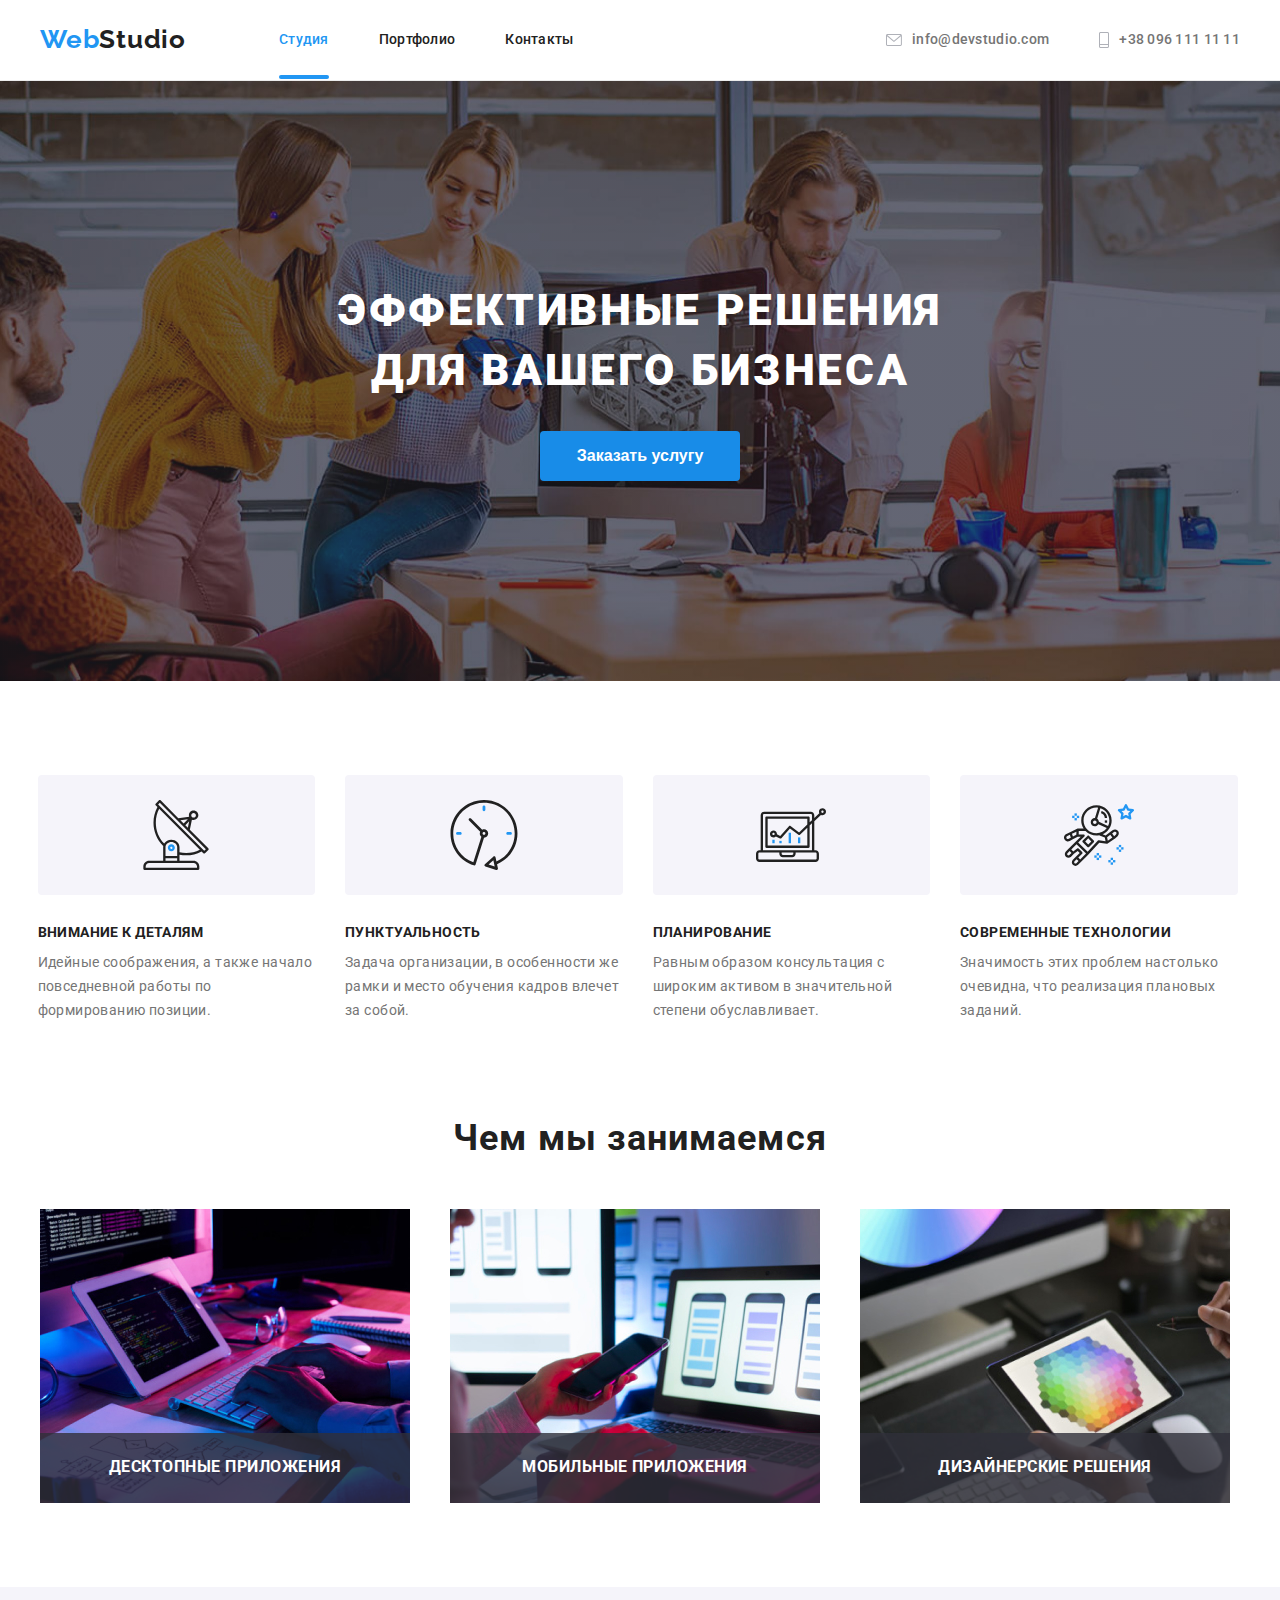
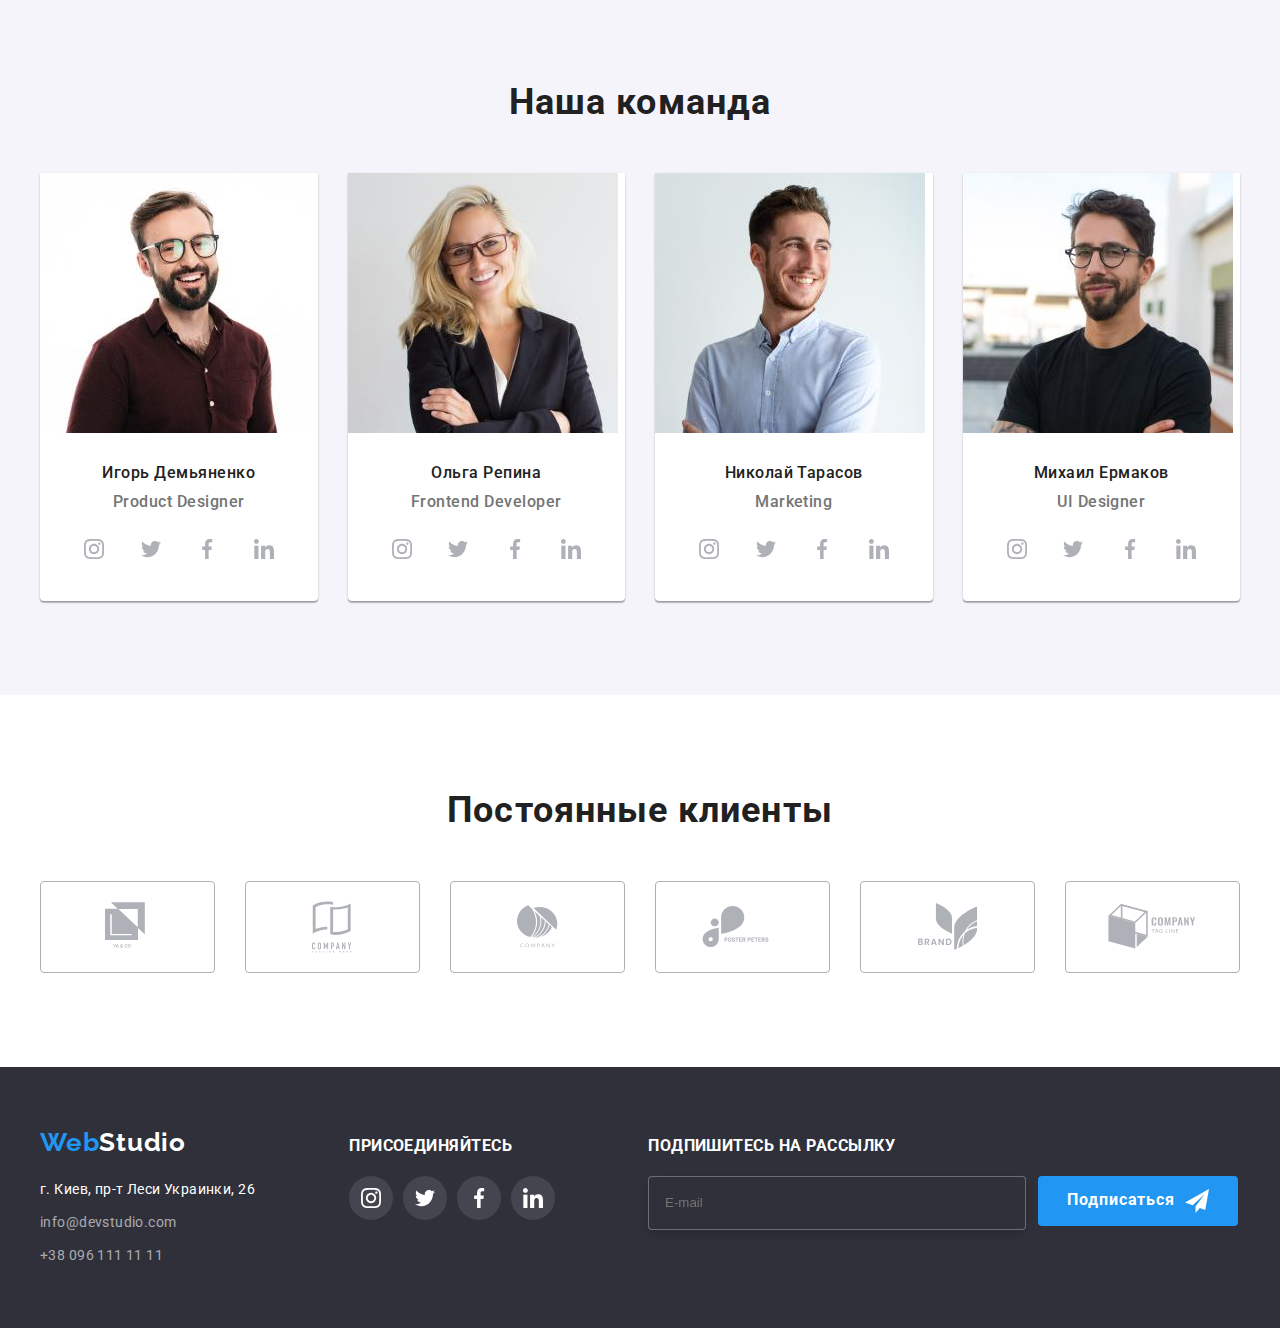
<file: index.html>
<!DOCTYPE html>
<html lang="ru">
<head>
    <meta charset="UTF-8">
    <meta http-equiv="X-UA-Compatible" content="IE=edge">
    <meta name="viewport" content="width=>, initial-scale=1.0">
    <link rel="preconnect" href="https://fonts.gstatic.com">
    <link href="https://fonts.googleapis.com/css2?family=Raleway:wght@700&family=Roboto:wght@400;500;700;900&display=swap" rel="stylesheet">
    <link rel="stylesheet" href="https://cdnjs.cloudflare.com/ajax/libs/modern-normalize/1.0.0/modern-normalize.min.css" integrity="sha512-ISS7cAi1PEhQ8jnbJpJZMd29NlhNj4AWYyLOSp2CE/CsHxTCu+r+t0D2yoJudVrd0/8fTVPUVDzY5Tvli75u/g==" crossorigin="anonymous" />
    <link rel="stylesheet" href="https://cdnjs.cloudflare.com/ajax/libs/animate.css/4.1.1/animate.min.css" />
    <link rel="stylesheet" href="./css/main.min.css">
    <title>Вебстудия</title>
</head>
<body>

    <!-- HEADER -->
    <header class="header">
        <div class="container">
        <nav class="navigation">
            <a lang="en" href="/" class="link navigation__logo animate__fadeInTopLeft">Web<span class="navigation__logo--header">Studio</span></a>
            <ul class="site-nav list">
        <li class="site-nav__item list"><a class="site-nav__link link site-nav__current" href="/index.html">Студия</a></li>
        <li class="site-nav__item list"><a class="site-nav__link link" href="./portfolio.html">Портфолио</a></li>
        <li class="site-nav__item list"><a class="site-nav__link link" href="/contacts">Контакты</a></li>
    </ul>

            <ul class="contact-nav">
            <li class="contact-nav__item list">
            <a class="contact-nav__link link" href="mailto:info@devstudio.com">
                <svg class="contact-nav__icon" width="16" height="12">
                    <use href="./images/sprite.svg#icon-envelope">
                    </use>
                </svg>
                info@devstudio.com</a>
        </li>
        <li class="contact-nav__item list">
            <a class="contact-nav__link link" href="tel:+380961111111">
                <svg class="contact-nav__icon" width="10px" height="16px">
                    <use href="./images/sprite.svg#icon-Vector">
                    </use>
                </svg>
                +38 096 111 11 11</a>
        </li>
    </ul>
    </nav>

<button type="button" class="burger-btn" data-menu-button>
    <svg class="burger-icon">
        <use href="./images/sprite.svg#icon-menu">
        </use>
    </svg>
</button>

    </div>
    <div class="mobile-menu" data-menu>
        <button type="button" class="mobile-menu__close-btn" data-menu-close>
            <svg class="mobile-menu__close-icon">
                <use href="./images/sprite.svg#icon-close">
                </use>
            </svg>
        </button>
        <ul class="mobile-menu__list list">
            <li class="mobile-menu__item">
                <a href="" class="mobile-menu__link mobile-menu__current link">Студия</a>
            </li>
            <li class="mobile-menu__item">
                <a href="./portfolio.html" class="mobile-menu__link link">Портфолио</a>
            </li>
            <li class="mobile-menu__item">
                <a href="" class="mobile-menu__link link">Контакты</a>
            </li>     
        </ul>

<div class="mobile-contacts">
    <ul class="mobile-contacts__list list">
        <li class="mobile-contacts__item">
            <a href="tel:+380961111111" class="mobile-contacts__link--tel">
                +38 096 111 11 11</a>
        </li>
        <li class="mobile-contacts__item">
            <a href="mailto:info@devstudio.com" class="mobile-contacts__link--mail">info@devstudio.com</a>
        </li>
    </ul>

    <ul class="mobile-social list">
        <li class="mobile-social__item">
            <a href="" class="mobile-social__link">Instagram</a>
        </li>
        <li class="mobile-social__item">
            <a href="" class="mobile-social__link">Twitter</a>
        </li>
        <li class="mobile-social__item">
            <a href="" class="mobile-social__link">Facebook</a>
        </li>
        <li class="mobile-social__item">
            <a href="" class="mobile-social__link">LinkedIn</a>
        </li>
    </ul>
</div>
</div>

    </header>
    <!-- ==========END HEADER========== -->

<!-- MAIN SECTION -->
<main>
    <!-- HERO -->
    <section class="hero">
        <div class="container">
        <h1 class="hero__title">Эффективные решения для Вашего бизнеса</h1>
        <button type="button" class="button" data-modal-open>Заказать услугу</button>
    </div>
    </section>

        <!-- About -->
        <section class="about">
            <div class=container>
            <h2 class="visually-hidden">Наши преимущества</h2>
            <ul class="card-set list">
<li class="card-set__item">
    <div class="thumb">
        <svg width="70" height="70">
            <use href="./images/sprite.svg#icon-antenna-1"></use>
        </svg>
    </div>
                <h3 class="card-set__title">Внимание к деталям</h3>
                <p  class="card-set__text">Идейные соображения, а также начало повседневной работы по формированию позиции.</p>
</li>
<li class="card-set__item">
    <div class="thumb">
        <svg width="70" height="70">
            <use href="./images/sprite.svg#icon-clock-1"></use>
        </svg>
    </div>
    <h3 class="card-set__title">Пунктуальность</h3>
    <p  class="card-set__text">Задача организации, в особенности же рамки и место обучения кадров влечет за собой.</p>
</li>
<li class="card-set__item">
    <div class="thumb">
        <svg width="70" height="70">
            <use href="./images/sprite.svg#icon-diagram-1"></use>
        </svg>
    </div>
    <h3 class="card-set__title">Планирование</h3>
    <p  class="card-set__text">Равным образом консультация с широким активом в значительной степени обуславливает.</p>
</li>
<li class="card-set__item">
    <div class="thumb">
        <svg width="70" height="70">
            <use href="./images/sprite.svg#icon-astronaut-1"></use>
        </svg>
    </div>
    <h3 class="card-set__title">Современные технологии</h3>
    <p  class="card-set__text">Значимость этих проблем настолько очевидна, что реализация плановых заданий.</p>
</li>
            </ul>
            </div>
        </section>

<!-- OCCUPATIONS -->

        <section class="occupations">
            <div class="container">
            <h2 class="container__title">Чем мы занимаемся</h2>

            <ul class="card-set list">
                <li class="card-set__item--primary">
                    <div class="product-thumb">
            <img src="images/occupations/1.jpg" alt="Работа на клавиатуре" width ="370" height="294">
            <div class="lable">
            <h3 class="lable__title--job">десктопные приложения</h3>
        </div>    
        </div>
            </li>
            <li class="card-set__item--primary">
                <div class="product-thumb">
            <img src="images/occupations/2.jpg" alt="Работа с телефоном" width ="370" height="294">
            <div class="lable">
                <h3 class="lable__title--job">мобильные приложения</h3>
            </div>
            </div>
        </li>
            <li class="card-set__item--primary">
                <div class="product-thumb">
            <img src="images/occupations/3.jpg" alt="Работа на планшете" width ="370" height="294">
        <div class="lable">
            <h3 class="lable__title--job">дизайнерские решения</h3>
        </div>
        </div>
        </li>
                </ul>
                </div>
        </section>

        <section class="team">
            <div class="container team__container">
            <h2 class="container__title">Наша команда</h2>
            <ul class="card-set list">
                <li class="card-set__item card-set__item--direction">
                    <div class="card-image">
                    <picture>
                        <source srcset="./images/team/d_demyanenko@1x.jpg 1x,
                                         ./images/team/d_demyanenko@2x.jpg 2x"
                                         media="(min-width: 1200px)"/>
                        <source srcset="./images/team/t_demyanenko@1x.jpg 1x,
                                        ./images/team/t_demyanenko@2x.jpg 2x"
                                        media="(min-width: 768px)"/>
                        <source srcset="./images/team/m_demyanenko@1x.jpg 1x,
                        ./images/team/m_demyanenko@2x.jpg 2x"
                        media="(min-width: 480px)"/>
                        <img src="./images/team/m_demyanenko@1x.jpg" alt="Фото Игоря">
                        </picture>
                    </div>
                    <div class="name-card">
                    <h3 class="name-card__title">Игорь Демьяненко</h3>
                    <p class="name-card__text" lang="en">Product Designer</p>
                    <ul class="name-card__icons list">
                        <li class="link">
                            <a class="name-card__icon-link" href="">
                                <svg width="20" height="20">
                                    <use href="./images/sprite.svg#icon-instagram-2"></use>
                                </svg>
                            </a>
                        </li>
                        <li class="link">
                            <a class="name-card__icon-link" href="">
                                <svg width="20" height="20">
                                    <use href="./images/sprite.svg#icon-twitter-1"></use>
                                </svg>
                            </a>
                        </li>
                        <li class="link">
                            <a class="name-card__icon-link" href="">
                                <svg width="20" height="20">
                                    <use href="./images/sprite.svg#icon-facebook-1"></use>
                                </svg>
                            </a>
                        </li>
                        <li class="link">
                            <a class="name-card__icon-link" href="">
                                <svg width="20" height="20">
                                    <use href="./images/sprite.svg#icon-linkedin-1"></use>
                                </svg>
                            </a>
                        </li>
                    </ul>
                </div>
                </li>
                <li class="card-set__item card-set__item--direction">
                    <div class="card-image">
                        <picture>
                            <source srcset="./images/team/d_repina@1x.jpg 1x,
                                            ./images/team/d_repina@2x.jpg 2x"
                                            media="(min-width: 1200px)" />
                            <source srcset="./images/team/t_repina@1x.jpg 1x,
                                            ./images/team/t_repina@2x.jpg 2x"
                                            media="(min-width: 768px)" />
                            <source srcset="./images/team/m_repina@1x.jpg 1x,
                                            ./images/team/m_repina@2x.jpg 2x"
                                            media="(min-width: 480px)" />
                            <img src="./images/team/m_repina@1x.jpg" alt="Фото Ольги">
                        </picture>
                    </div>
                    <div class="name-card">
                    <h3 class="name-card__title">Ольга Репина</h3>
                    <p class="name-card__text" lang="en">Frontend Developer</p>
                    <ul class="name-card__icons list">
                        <li class="link">
                            <a class="name-card__icon-link" href="">
                                <svg width="20" height="20">
                                    <use href="./images/sprite.svg#icon-instagram-2"></use>
                                </svg>
                            </a>
                        </li>
                        <li class="link">
                            <a class="name-card__icon-link" href="">
                                <svg width="20" height="20">
                                    <use href="./images/sprite.svg#icon-twitter-1"></use>
                                </svg>
                            </a>
                        </li>
                        <li class="link">
                            <a class="name-card__icon-link" href="">
                                <svg width="20" height="20">
                                    <use href="./images/sprite.svg#icon-facebook-1"></use>
                                </svg>
                            </a>
                        </li>
                        <li class="link">
                            <a class="name-card__icon-link" href="">
                                <svg width="20" height="20">
                                    <use href="./images/sprite.svg#icon-linkedin-1"></use>
                                </svg>
                            </a>
                        </li>
                    </ul>
                </div>
                
                </li>
                <li class="card-set__item--direction">
                    <div class="card-image">
                        <picture>
                            <source srcset="./images/team/d_tarasov@1x.jpg 1x,
                                            ./images/team/d_tarasov@2x.jpg 2x" media="(min-width: 1200px)" />
                            <source srcset="./images/team/t_tarasov@1x.jpg 1x,
                                            ./images/team/t_tarasov@2x.jpg 2x" media="(min-width: 768px)" />
                            <source srcset="./images/team/m_tarasov@1x.jpg 1x,
                                            ./images/team/m_tarasov@2x.jpg 2x" media="(min-width: 480px)" />
                            <img src="./images/team/m_tarasov@1x.jpg" alt="Фото Игоря">
                        </picture>
                    </div>
                    <div class="name-card">
                    <h3 class="name-card__title">Николай Тарасов</h3>
                    <p class="name-card__text" lang="en">Marketing</p>
                    <ul class="name-card__icons list">
                        <li class="link">
                            <a class="name-card__icon-link" href="">
                                <svg width="20" height="20">
                                    <use href="./images/sprite.svg#icon-instagram-2"></use>
                                </svg>
                            </a>
                        </li>
                        <li class="link">
                            <a class="name-card__icon-link" href="">
                                <svg width="20" height="20">
                                    <use href="./images/sprite.svg#icon-twitter-1"></use>
                                </svg>
                            </a>
                        </li>
                        <li class="link">
                            <a class="name-card__icon-link" href="">
                                <svg width="20" height="20">
                                    <use href="./images/sprite.svg#icon-facebook-1"></use>
                                </svg>
                            </a>
                        </li>
                        <li class="link">
                            <a class="name-card__icon-link" href="">
                                <svg width="20" height="20">
                                    <use href="./images/sprite.svg#icon-linkedin-1"></use>
                                </svg>
                            </a>
                        </li>
                    </ul>
                </div>
                </li>
                <li class="card-set__item--direction">
                    <div class="card-image">
                        <picture>
                            <source srcset="./images/team/d_yermakov@1x.jpg 1x,
                                            ./images/team/d_yermakov@2x.jpg 2x" media="(min-width: 1200px)" />
                            <source srcset="./images/team/t_yermakov@1x.jpg 1x,
                                            ./images/team/t_yermakov@2x.jpg 2x" media="(min-width: 768px)" />
                            <source srcset="./images/team/m_yermakov@1x.jpg 1x,
                                            ./images/team/m_yermakov@2x.jpg 2x" media="(min-width: 480px)" />
                            <img src="./images/team/m_yermakov@1x.jpg" alt="Фото Игоря">
                        </picture>
                    </div>
                    <div class="name-card">
                    <h3 class="name-card__title">Михаил Ермаков</h3>
                    <p class="name-card__text" lang="en">UI Designer</p>
                    <ul class="name-card__icons list">
                        <li class="link">
                            <a class="name-card__icon-link" href="">
                                <svg width="20" height="20">
                                    <use href="./images/sprite.svg#icon-instagram-2"></use>
                                </svg>
                            </a>
                        </li>
                        <li class="link">
                            <a class="name-card__icon-link" href="">
                                <svg width="20" height="20">
                                    <use href="./images/sprite.svg#icon-twitter-1"></use>
                                </svg>
                            </a>
                        </li>
                        <li class="link">
                            <a class="name-card__icon-link" href="">
                                <svg width="20" height="20">
                                    <use href="./images/sprite.svg#icon-facebook-1"></use>
                                </svg>
                            </a>
                        </li>
                        <li class="link">
                            <a class="name-card__icon-link" href="">
                                <svg width="20" height="20">
                                    <use href="./images/sprite.svg#icon-linkedin-1"></use>
                                </svg>
                            </a>
                        </li>
                    </ul>
                </div>
                </li>
            </ul>
            </div>
        </section>

<!-- Постоянные клиенты -->
<section class="clients">
    <div class="container clients__container">
        <h2 class="container__title">Постоянные клиенты</h2>
        <ul class="card-set__clients">
            <li class="card-set__clients-item list">
                <a class="card-set__icon-link link" href="">
                    <svg width="44" height="49">
                        <use href="./images/sprite.svg#icon-logo-1"></use>
                    </svg>
                </a>
            </li>
            <li class="card-set__clients-item list">
                <a class="card-set__icon-link link" href="">
                    <svg width="40" height="52">
                        <use href="./images/sprite.svg#icon-logo-2"></use>
                    </svg>
                </a>
            </li>
            <li class="card-set__clients-item list">
                <a class="card-set__icon-link link" href="">
                    <svg width="41" height="43">
                        <use href="./images/sprite.svg#icon-logo-3"></use>
                    </svg>
                </a>
            </li>
            <li class="card-set__clients-item list">
                <a class="card-set__icon-link link" href="">
                    <svg width="80" height="42">
                        <use href="./images/sprite.svg#icon-logo-4"></use>
                    </svg>
                </a>
            </li>
            <li class="card-set__clients-item list">
                <a class="card-set__icon-link link" href="">
                    <svg width="59" height="47">
                        <use href="./images/sprite.svg#icon-logo-5"></use>
                    </svg>
                </a>
            </li>
            <li class="card-set__clients-item list">
                <a class="card-set__icon-link link" href="">
                    <svg width="88" height="45">
                        <use href="./images/sprite.svg#icon-logo-6"></use>
                    </svg>
                </a>
            </li>
        </ul>
    </div>
</section>
</main>

<footer class="footer">
    <div class="container footer__container">
    <div class="footer__div">
    
    <address class="footer__address">
        <a href="/" class="footer__logo link">Web<span class="footer__logo--accent">Studio</span></a>
        <ul class="adress list">
    <li class=adress__item><a class="link adress__maps" href="https://goo.gl/maps/EXt77zxLW6M5btKt6" target="_blank" rel="noopener noreferrer">г. Киев, пр-т Леси Украинки, 26</a></li>
    <li class=adress__item><a class="link adress__link" href="mailto:info@devstudio.com">info@devstudio.com</a></li>
    <li class=adress__item><a class="link adress__link" href="tel:+380961111111">+38 096 111 11 11</a></li>
        </ul>
    </address>

<div class="footer-join">
    <h3 class="footer__text">Присоединяйтесь</h3>
    <ul class="footer-social list">
        <li class="footer-social__item link">
            <a class="footer-social__icon-link" href="">
                <svg width="20" height="20">
                    <use href="./images/sprite.svg#icon-instagram-2"></use>
                </svg>
            </a>
        </li>
        <li class="footer-social__item link">
            <a class="footer-social__icon-link" href="">
                <svg width="20" height="20">
                    <use href="./images/sprite.svg#icon-twitter-1"></use>
                </svg>
            </a>
        </li>
        <li class="footer-social__item link">
            <a class="footer-social__icon-link" href="">
                <svg width="20" height="20">
                    <use href="./images/sprite.svg#icon-facebook-1"></use>
                </svg>
            </a>
        </li>
        <li class="footer-social__item link">
            <a class="footer-social__icon-link" href="">
                <svg width="20" height="20">
                    <use href="./images/sprite.svg#icon-linkedin-1"></use>
                </svg>
            </a>
        </li>
    </ul>
</div>
</div>

<div class="sign">
    <h3 class="footer__text">Подпишитесь на рассылку</h3>
    <form class="form sign-form">
        <label class="sub-label">
        <input class="sub-label__input-footer" type="email" name="mail" id="mail" placeholder="E-mail">
        </label>
        <button type="submit" class="button button--sign">Подписаться
            <svg width="24" height="24" class="button__icon-send">
                <use href="./images/sprite.svg#icon-icon-send"></use>
            </svg>
        </button>
    </form>
</div>
</div>
</footer>

<!-- ФОРМА -->
<div class="backdrop is-hidden" data-modal>
    <div class="modal">
                            <button type="button" class="modal-close-btn" data-modal-close>
                <svg width="18" height="26">
                    <use href="./images/sprite.svg#icon-close-black-18dp-2-1"></use>
                </svg>
            </button>
        <form class="form js-order-form">
            <div class="contact-model">
            <h3 class="contact-model__title">Оставьте свои данные, мы вам перезвоним</h3>
            <div class="form-field">
                <label for="name" class="form-label">Имя</label>
                <div class="form-rel">
                    <input class="form-rel__input" type="text" name="name" id="name" autofocus required minlength="2" />
                    <svg class="form-rel__icon-label" width="18" height="18">
                        <use href="./images/sprite.svg#icon-person-black-18dp-1"></use>
                    </svg>
                </div>
            </div>
        
            <div class="form-field">
            <label for="tel" class="form-label">Телефон</label>
            <div class="form-rel">
                <input class="form-rel__input" type="tel" name="tel" id="tel" required
                    pattern="[0-9]{3} [0-9]{3} [0-9]{2} [0-9]{2}" title="012 123 12 12" />
                <svg class="form-rel__icon-label" width="18" height="18">
                    <use href="./images/sprite.svg#icon-phone-black-18dp-1"></use>
                </svg>
            </div>
            </div>

            <div class="form-field">
            <label for="email" class="form-label">Почта</label>
            <div class="form-rel">
                <input class="form-rel__input" type="email" name="mail" id="email" required />
                <svg class="form-rel__icon-label" width="18" height="18">
                    <use href="./images/sprite.svg#icon-email-black-18dp-1"></use>
                </svg>
            </div>
            </div>
        
        <div class="form-field">
            <label class="form-label" for="comment">Комментарий</label>
        <textarea class="form-field__comment" name="comment" id="comment" placeholder="Введите текст"></textarea>
        </div>
            </div>

            <div class="form-field">
    <label class="agreement-label" for="policy">
        <input class="agreement-label__checkbox" type="checkbox" name="policy" id="policy" value="conditions" />
        <span class="agreement-label__check-icon"></span>
        Соглашаюсь с рассылкой и принимаю
        <span class="contract">
            <a href="" class="contract-link">Условия договора</a></span>
    </label>
        </div>

            <button type="submit" class="button--send">Отправить</button>
                </form>
            </div>
</div>
<script src="./js/modal.js"></script>
<script src="./js/mobile-menu.js"></script>
</body>
</html>
</file>
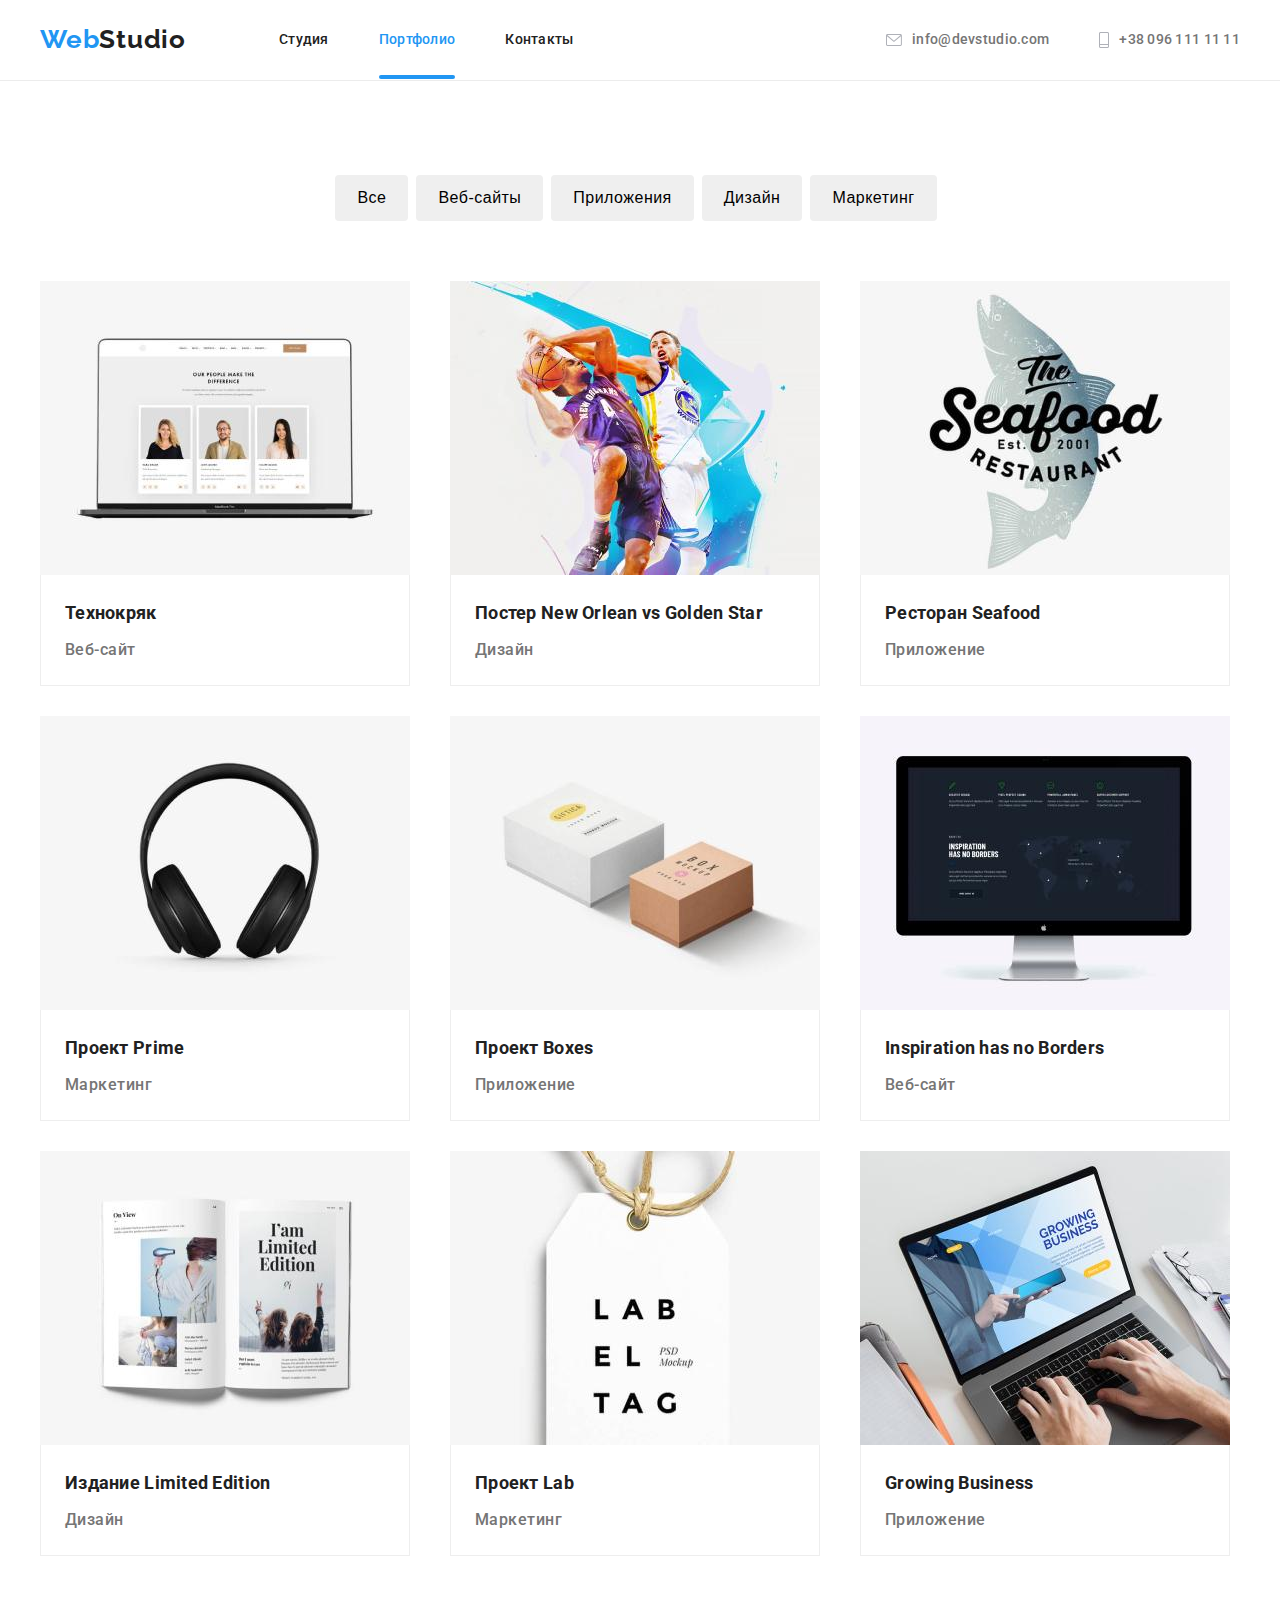
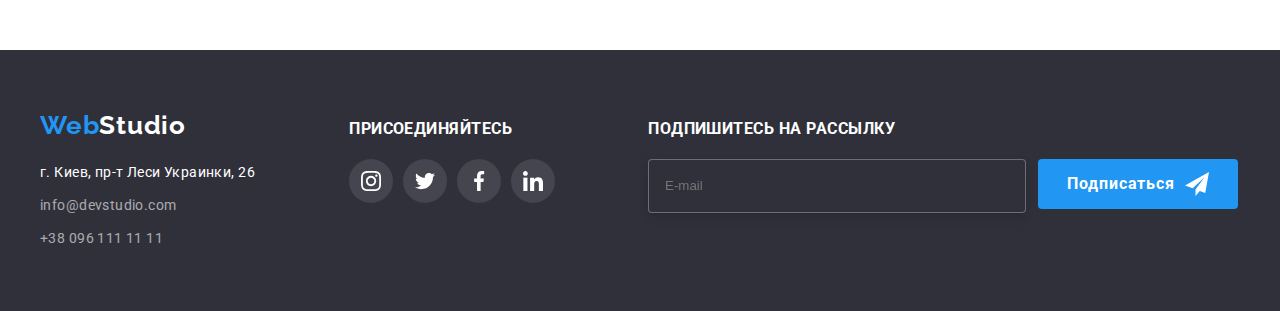
<file: portfolio.html>
<!DOCTYPE html>
<html lang="ru">
    <head>
<meta charset="UTF-8">
<meta http-equiv="X-UA-Compatible" content="IE=edge">
<meta name="viewport" content="width=device-width, initial-scale=1.0">        
<link rel="preconnect" href="https://fonts.gstatic.com">
<link href="https://fonts.googleapis.com/css2?family=Raleway:wght@700&family=Roboto:wght@400;500;700;900&display=swap" rel="stylesheet">
<link rel="stylesheet" href="https://cdnjs.cloudflare.com/ajax/libs/modern-normalize/1.0.0/modern-normalize.min.css" integrity="sha512-ISS7cAi1PEhQ8jnbJpJZMd29NlhNj4AWYyLOSp2CE/CsHxTCu+r+t0D2yoJudVrd0/8fTVPUVDzY5Tvli75u/g==" crossorigin="anonymous" />
<link rel="stylesheet" href="https://cdnjs.cloudflare.com/ajax/libs/animate.css/4.1.1/animate.min.css" />
<link rel="stylesheet" href="./css/main.min.css">
<title>Портфолио</title>
    </head>
<body>

    <header class="header">
        <div class="container">
        <nav class="navigation">
            <a lang="en" href="/" class="link animate__heartBeat navigation__logo">Web<span class="navigation__logo--header">Studio</span></a>
            <ul class="site-nav list">
                <li class="site-nav__item"><a class="site-nav__link link" href="./index.html">Студия</a></li>
                <li class="site-nav__item"><a class="site-nav__link link site-nav__current" href="./portfolio.html">Портфолио</a></li>
                <li class="site-nav__item"><a class="site-nav__link link" href="/contacts">Контакты</a></li>
            </ul>
            <ul class="contact-nav">
                <li class="contact-nav__item list">
                    <a class="contact-nav__link link" href="mailto:info@devstudio.com">
                        <svg class="contact-nav__icon" width="16" height="12">
                            <use href="./images/sprite.svg#icon-envelope">
                            </use>
                        </svg>
                        info@devstudio.com</a>
                    </li>
                <li class="contact-nav__item list">
                    <a class="contact-nav__link link" href="tel:+380961111111">
                    <svg class="contact-nav__icon" width="10" height="16">
                        <use href="./images/sprite.svg#icon-Vector">
                        </use>
                    </svg>
                    +38 096 111 11 11</a>
                </li>
            </ul>
        </nav>
        <button type="button" class="burger-btn" data-menu-button>
            <svg class="burger-icon">
                <use href="./images/sprite.svg#icon-menu">
                </use>
            </svg>
        </button>
            
                </div>
        <div class="mobile-menu" data-menu>
            <button type="button" class="mobile-menu__close-btn" data-menu-close>
                <svg class="mobile-menu__close-icon">
                    <use href="./images/sprite.svg#icon-close">
                    </use>
                </svg>
            </button>
            <ul class="mobile-menu__list list">
                <li class="mobile-menu__item">
                    <a href="./index.html" class="mobile-menu__link link">Студия</a>
                </li>
                <li class="mobile-menu__item">
                    <a href="./portfolio.html" class="mobile-menu__link mobile-menu__current link">Портфолио</a>
                </li>
                <li class="mobile-menu__item">
                    <a href="" class="mobile-menu__link link">Контакты</a>
                </li>
            </ul>
        
            <div class="mobile-contacts">
                <ul class="mobile-contacts__list list">
                    <li class="mobile-contacts__item">
                        <a href="tel:+380961111111" class="mobile-contacts__link--tel">
                            +38 096 111 11 11</a>
                    </li>
                    <li class="mobile-contacts__item">
                        <a href="mailto:info@devstudio.com" class="mobile-contacts__link--mail">info@devstudio.com</a>
                    </li>
                </ul>
        
                <ul class="mobile-social list">
                    <li class="mobile-social__item">
                        <a href="" class="mobile-social__link">Instagram</a>
                    </li>
                    <li class="mobile-social__item">
                        <a href="" class="mobile-social__link">Twitter</a>
                    </li>
                    <li class="mobile-social__item">
                        <a href="" class="mobile-social__link">Facebook</a>
                    </li>
                    <li class="mobile-social__item">
                        <a href="" class="mobile-social__link">LinkedIn</a>
                    </li>
                </ul>
            </div>
        </div>
        
    </header>

<main>
    <section class="examples">
        <div class="container">
        <h2 class="visually-hidden">Примеры работ</h2>
        
        <ul class="button-set list">
            <li class="button-set__item"><button type="button" class="button-filter">Все</button></li>
            <li class="button-set__item"><button type="button" class="button-filter">Веб-сайты</button></li>
            <li class="button-set__item"><button type="button" class="button-filter">Приложения</button></li>
            <li class="button-set__item"><button type="button" class="button-filter">Дизайн</button></li>
            <li class="button-set__item"><button type="button" class="button-filter">Маркетинг</button></li>
        </ul>

        <ul class="card-set list">
        <li class="card-set__item--primary">
                        <a class="card-set__link link" href="">
                <div class="animation">
                    <picture>
                        <source srcset="./images/portfolio/d_technokryak@1x.jpg 1x,
                                        ./images/portfolio/d_technokryak@2x.jpg 2x"
                                        media="(min-width: 1200px)" />
                        <source srcset="./images/portfolio/t_technokryak@1x.jpg 1x,
                                        ./images/portfolio/t_technokryak@2x.jpg 2x"
                                        media="(min-width: 768px)" />
                        <source srcset="./images/portfolio/m_technokryak@1x.jpg 1x,
                                        ./images/portfolio/m_technokryak@2x.jpg 2x"
                                        media="(min-width: 320px)" />
                        <img src="./images/portfolio/m_technokryak@1x.jpg" alt="веб-сайт">
                    </picture>
                <p class="animation__overlay">Технокряк это современная площадка распространения короновируса. Компании используют эту платформу для цифрового шпионажа и атак на защищенные сервера конкурентов.
                </p>
                </div>
        <div class="card-content">
            <h3 class="card-content__title">Технокряк</h3>
            <p class="card-content__text">Веб-сайт</p>
        </div></a></li>

        <li class="card-set__item--primary">
            <a class="card-set__link link" href="">
                <div class="animation">
                    <picture>
                        <source srcset="./images/portfolio/d_poster@1x.jpg 1x,
                                        ./images/portfolio/d_poster@2x.jpg 2x"
                                        media="(min-width: 1200px)" />
                        <source srcset="./images/portfolio/t_poster@1x.jpg 1x,
                                        ./images/portfolio/t_poster@2x.jpg 2x"
                                        media="(min-width: 768px)" />
                        <source srcset="./images/portfolio/m_poster@1x.jpg 1x,
                                        ./images/portfolio/m_poster@2x.jpg 2x"
                                        media="(min-width: 320px)" />
                        <img src="./images/portfolio/m_poster@1x.jpg" alt="ресторан">
                    </picture>
                <p class="animation__overlay">Технокряк это современная площадка распространения короновируса. Компании используют эту
            платформу для цифрового шпионажа и атак на защищенные сервера конкурентов.
        </p>
        </div>
                <div class="card-content">
            <h3 class="card-content__title">Постер <span lang="en">New Orlean vs Golden Star</span></h3>
            <p class="card-content__text">Дизайн</p>
        </div></a></li>

        <li class="card-set__item--primary">
            <a class="card-set__link link" href="">
                <div class="animation">
                <picture>
                    <source srcset="./images/portfolio/d_restaurant@1x.jpg 1x,
                                    ./images/portfolio/d_restaurant@2x.jpg 2x"
                                    media="(min-width: 1200px)" />
                    <source srcset="./images/portfolio/t_restaurant@1x.jpg 1x,
                                    ./images/portfolio/t_restaurant@2x.jpg 2x"
                                    media="(min-width: 768px)" />
                    <source srcset="./images/portfolio/m_restaurant@1x.jpg 1x,
                                    ./images/portfolio/m_restaurant@2x.jpg 2x"
                                    media="(min-width: 320px)" />
                    <img src="./images/portfolio/m_restaurant@1x.jpg" alt="ресторан">
                </picture>
        <p class="animation__overlay">Технокряк это современная площадка распространения короновируса. Компании используют эту
            платформу для цифрового шпионажа и атак на защищенные сервера конкурентов.
        </p>
    </div>
                <div class="card-content">
            <h3 class="card-content__title">Ресторан <span lang="en">Seafood</span></h3>
            <p class="card-content__text">Приложение</p>
        </div></a></li>

        <li class="card-set__item--primary">
            <a class="card-set__link link" href="">
                <div class="animation">
                <picture>
                    <source srcset="./images/portfolio/d_prime@1x.jpg 1x,
                                    ./images/portfolio/d_prime@2x.jpg 2x"
                                    media="(min-width: 1200px)" />
                    <source srcset="./images/portfolio/t_prime@1x.jpg 1x,
                                    ./images/portfolio/t_prime@2x.jpg 2x"
                                    media="(min-width: 768px)" />
                    <source srcset="./images/portfolio/m_prime@1x.jpg 1x,
                                    ./images/portfolio/m_prime@2x.jpg 2x"
                                    media="(min-width: 320px)" />
                    <img src="./images/portfolio/m_prime@1x.jpg" alt="проект">
                </picture>
        <p class="animation__overlay">Технокряк это современная площадка распространения короновируса. Компании используют эту
            платформу для цифрового шпионажа и атак на защищенные сервера конкурентов.
        </p>
        </div>
                <div class="card-content">
            <h3 class="card-content__title">Проект <span lang="en">Prime</span></h3>
            <p class="card-content__text">Маркетинг</p>
        </div></a></li>

        <li class="card-set__item--primary">
            <a class="card-set__link link" href="">
                <div class="animation">
                    <picture>
                        <source srcset="./images/portfolio/d_boxes@1x.jpg 1x,
                        ./images/portfolio/d_boxes@2x.jpg 2x"
                        media="(min-width: 1200px)" />
                        <source srcset="./images/portfolio/t_boxes@1x.jpg 1x,
                        ./images/portfolio/t_boxes@2x.jpg 2x"
                        media="(min-width: 768px)" />
                        <source srcset="./images/portfolio/m_boxes@1x.jpg 1x,
                        ./images/portfolio/m_boxes@2x.jpg 2x"
                        media="(min-width: 320px)" />
                        <img src="./images/portfolio/m_boxes@1x.jpg" alt="проект">
                    </picture>
        <p class="animation__overlay">Технокряк это современная площадка распространения короновируса. Компании используют эту
            платформу для цифрового шпионажа и атак на защищенные сервера конкурентов.
        </p>
        </div>
                <div class="card-content">
            <h3 class="card-content__title">Проект <span lang="en">Boxes</span></h3>
            <p class="card-content__text">Приложение</p>
        </div></a></li>

        <li class="card-set__item--primary">
            <a class="card-set__link link" href="">
                <div class="animation">
                    <picture>
                        <source srcset="./images/portfolio/d_inspiration@1x.jpg 1x,
                                        ./images/portfolio/d_inspiration@2x.jpg 2x"
                                        media="(min-width: 1200px)" />
                        <source srcset="./images/portfolio/t_inspiration@1x.jpg 1x,
                                    ./images/portfolio/t_inspiration@2x.jpg 2x"
                                    media="(min-width: 768px)" />
                        <source srcset="./images/portfolio/m_inspiration@1x.jpg 1x,
                                        ./images/portfolio/m_inspiration@2x.jpg 2x"
                                        media="(min-width: 320px)" />
                        <img src="./images/portfolio/m_inspiration@1x.jpg" alt="веб-сайт">
                    </picture>
        <p class="animation__overlay">Технокряк это современная площадка распространения короновируса. Компании используют эту
            платформу для цифрового шпионажа и атак на защищенные сервера конкурентов.
        </p>
        </div>
                <div class="card-content">
            <h3 class="card-content__title" lang="en">Inspiration has no Borders</h3>
            <p class="card-content__text">Веб-сайт</p>
        </div></a></li>

        <li class="card-set__item--primary">
            <a class="card-set__link link" href="">
                <div class="animation">
                    <picture>
                        <source srcset="./images/portfolio/d_edition@1x.jpg 1x,
                                            ./images/portfolio/d_edition@2x.jpg 2x"
                                            media="(min-width: 1200px)" />
                        <source srcset="./images/portfolio/t_edition@1x.jpg 1x,
                                            ./images/portfolio/t_edition@2x.jpg 2x"
                                            media="(min-width: 768px)" />
                        <source srcset="./images/portfolio/m_edition@1x.jpg 1x,
                                            ./images/portfolio/m_edition@2x.jpg 2x"
                                            media="(min-width: 320px)" />
                        <img src="./images/portfolio/m_edition@1x.jpg" alt="издание">
                    </picture>
        <p class="animation__overlay">Технокряк это современная площадка распространения короновируса. Компании используют эту
            платформу для цифрового шпионажа и атак на защищенные сервера конкурентов.
        </p>
        </div>
                <div class="card-content">
            <h3 class="card-content__title">Издание <span lang="en">Limited Edition</span></h3>
            <p class="card-content__text">Дизайн</p>
        </div></a></li>

        <li class="card-set__item--primary">
            <a class="card-set__link link" href="">
                <div class="animation">
                    <picture>
                        <source srcset="./images/portfolio/d_lab@1x.jpg 1x,
                        ./images/portfolio/d_lab@2x.jpg 2x"
                        media="(min-width: 1200px)" />
                        <source srcset="./images/portfolio/t_lab@1x.jpg 1x,
                        ./images/portfolio/t_lab@2x.jpg 2x"
                        media="(min-width: 768px)" />
                        <source srcset="./images/portfolio/m_lab@1x.jpg 1x,
                        ./images/portfolio/m_lab@2x.jpg 2x"
                        media="(min-width: 320px)" />
                        <img src="./images/portfolio/m_lab@1x.jpg" alt="проект">
                    </picture>
        <p class="animation__overlay">Технокряк это современная площадка распространения короновируса. Компании используют эту
            платформу для цифрового шпионажа и атак на защищенные сервера конкурентов.
        </p>
        </div>
                <div class="card-content">
            <h3 class="card-content__title">Проект <span lang="en">Lab</span></h3>
            <p class="card-content__text">Маркетинг</p>
        </div></a></li>

        <li class="card-set__item--primary">
            <a class="card-set__link link" href="">
                <div class="animation">
                    <picture>
                        <source srcset="./images/portfolio/d_business@1x.jpg 1x,
                                        ./images/portfolio/d_business@2x.jpg 2x" media="(min-width: 1200px)" />
                        <source srcset="./images/portfolio/t_business@1x.jpg 1x,
                                        ./images/portfolio/t_business@2x.jpg 2x" media="(min-width: 768px)" />
                        <source srcset="./images/portfolio/m_business@1x.jpg 1x,
                                        ./images/portfolio/m_business@2x.jpg 2x" media="(min-width: 320px)" />
                        <img src="./images/portfolio/m_business@1x.jpg" alt="приложение">
                    </picture>
        <p class="animation__overlay">Технокряк это современная площадка распространения короновируса. Компании используют эту
            платформу для цифрового шпионажа и атак на защищенные сервера конкурентов.
        </p>
        </div>
                <div class="card-content">
            <h3 class="card-content__title" lang="en">Growing Business</h3>
            <p class="card-content__text">Приложение</p>
        </div></a></li>
    </ul>
    </div>
    </section>
</main>

<footer class="footer">
    <div class="container footer__container">
        <div class="footer__div">

            <address class="footer__address">
                <a href="/" class="footer__logo link">Web<span class="footer__logo--accent">Studio</span></a>
                <ul class="adress list">
                    <li class=adress__item><a class="link adress__maps" href="https://goo.gl/maps/EXt77zxLW6M5btKt6"
                            target="_blank" rel="noopener noreferrer">г. Киев, пр-т Леси Украинки, 26</a></li>
                    <li class=adress__item><a class="link adress__link"
                            href="mailto:info@devstudio.com">info@devstudio.com</a></li>
                    <li class=adress__item><a class="link adress__link" href="tel:+380961111111">+38 096 111 11 11</a>
                    </li>
                </ul>
            </address>

            <div class="footer-join">
                <h3 class="footer__text">Присоединяйтесь</h3>
                <ul class="footer-social list">
                    <li class="footer-social__item link">
                        <a class="footer-social__icon-link" href="">
                            <svg width="20" height="20">
                                <use href="./images/sprite.svg#icon-instagram-2"></use>
                            </svg>
                        </a>
                    </li>
                    <li class="footer-social__item link">
                        <a class="footer-social__icon-link" href="">
                            <svg width="20" height="20">
                                <use href="./images/sprite.svg#icon-twitter-1"></use>
                            </svg>
                        </a>
                    </li>
                    <li class="footer-social__item link">
                        <a class="footer-social__icon-link" href="">
                            <svg width="20" height="20">
                                <use href="./images/sprite.svg#icon-facebook-1"></use>
                            </svg>
                        </a>
                    </li>
                    <li class="footer-social__item link">
                        <a class="footer-social__icon-link" href="">
                            <svg width="20" height="20">
                                <use href="./images/sprite.svg#icon-linkedin-1"></use>
                            </svg>
                        </a>
                    </li>
                </ul>
            </div>
        </div>

        <div class="sign">
            <h3 class="footer__text">Подпишитесь на рассылку</h3>
            <form class="form sign-form">
                <label class="sub-label">
                    <input class="sub-label__input-footer" type="email" name="mail" id="mail" placeholder="E-mail">
                </label>
                <button type="submit" class="button button--sign">Подписаться
                    <svg width="24" height="24" class="button__icon-send">
                        <use href="./images/sprite.svg#icon-icon-send"></use>
                    </svg>
                </button>
            </form>
        </div>
    </div>
</footer>
<script src="./js/mobile-menu.js"></script>
</body>
</html>
</file>
<file: css/main.min.css>
:root{--main-font: 'Roboto', sans-serif;--secondary-font: 'Raleway', sans-serif;--accent-color: rgba(33, 150, 243, 1);--title-color: rgba(33, 33, 33, 1);--text-color: rgba(117, 117, 117, 1);--button-color: #188ce8;--background-color: #ffffff;--hero-color: #2f303a;--team-color: #f5f4fa;--footer-contakts-color: rgba(255, 255, 255, 0.6);--icons-main-color: #afb1b8;--active-color: #2196f3;--card-shadow: 0px 1px 3px rgba(0, 0, 0, 0.12),
    0px 1px 1px rgba(0, 0, 0, 0.14), 0px 2px 1px rgba(0, 0, 0, 0.2);--section-pt: 60px;--section-pb: 60px}.visually-hidden{position:absolute !important;clip:rect(1px 1px 1px 1px);clip:rect(1px, 1px, 1px, 1px);padding:0 !important;border:0 !important;height:1px !important;width:1px !important;overflow:hidden}body{font-family:var(--main-font);color:#212121;font-style:normal;font-weight:500;font-size:14px;line-height:1.14;background-color:var(--background-color);letter-spacing:0.02em;margin:0}h1,h2,h3,h4,h5,h6,p{margin:0}ul,ol{margin:0;padding:0}img{display:block;max-width:100%;height:auto}.list{list-style:none}.link{text-decoration:none;color:var(--title-color)}.adress{font-style:normal}.is-hidden{opacity:0;visibility:hidden;pointer-events:none}.container{padding-left:15px;padding-right:15px}@media screen and (min-width: 480px){.container{width:448px;margin:0 auto}}@media screen and (min-width: 768px){.container{width:720px}.about .container{display:flex}}@media screen and (min-width: 1200px){.container{width:1200px}}.icon-link{display:flex;justify-content:center;align-items:center;fill:var(--icons-main-color);transition:250ms cubic-bezier(0.4, 0, 0.2, 1)}@media screen and (max-width: 767px){.site-nav{display:none}.contact-nav{display:none}}@media screen and (min-width: 768px){.site-nav{display:flex;align-items:center;padding:0px}}.navigation{display:flex;align-items:center}.navigation__logo{display:block;margin-right:88px;padding-top:24px;padding-bottom:25px;color:#2196f3;font-family:'Raleway', sans-serif;font-weight:bold;font-size:24px;line-height:1.16;letter-spacing:0.03em;text-decoration:none}@media (min-width: 1200px){.navigation__logo{margin-right:93px;font-size:26px;line-height:1.19}}.navigation__logo--header{color:var(--title-color)}.site-nav__item:not(:last-child){margin-right:50px}.site-nav__link{letter-spacing:0.02em;color:var(--title-color);transition:color 250ms cubic-bezier(0.4, 0, 0.2, 1);padding:32px 0px;position:relative}.site-nav__link:hover,.site-nav__link:focus{color:var(--accent-color)}.site-nav__link::after{content:'';position:absolute;display:block;transition:250ms cubic-bezier(0.4, 0, 0.2, 1);transform:scaleX(0);bottom:0;width:100%;height:4px;background-color:var(--active-color);border-radius:2px}.site-nav__link:hover::after{transform:scaleX(1)}.site-nav__link.site-nav__current::after{transform:scaleX(1)}.site-nav__current{color:var(--accent-color)}.contact-nav{display:none;margin-left:auto}@media screen and (min-width: 768px) and (max-width: 1199px){.contact-nav{display:flex;flex-direction:column;justify-content:center}}@media screen and (min-width: 1200px){.contact-nav{display:flex}}@media (max-width: 1199px){.contact-nav__item{padding:5px 0px;font-size:12px;line-height:1.16}}@media screen and (min-width: 1200px){.contact-nav__item:not(:last-child){margin-right:50px}}.contact-nav__item:hover .contact-nav__link,.contact-nav__item:focus .contact-nav__link{color:var(--accent-color);animation-name:heartBeat;animation-duration:2000ms;animation-timing-function:linear}.contact-nav__link{display:flex;align-items:center;fill:var(--icons-main-color);color:var(--text-color);transition:color 250ms cubic-bezier(0.4, 0, 0.2, 1),fill 250ms cubic-bezier(0.4, 0, 0.2, 1)}.contact-nav__link:focus,.contact-nav__link:hover{color:var(--accent-color);fill:var(--accent-color)}@media screen and (min-width: 1200px){.contact-nav__link{padding:32px 0px}}.contact-nav__icon{margin-right:10px}.card-set{padding:0px;margin-left:calc(-1 * 30px);margin-top:calc(-1 * 30px)}@media (min-width: 768px){.card-set{display:flex;justify-content:center;flex-wrap:wrap}}.card-set__item{margin-left:30px;margin-top:30px}@media (min-width: 768px){.card-set__item{flex-basis:calc(100% / 2 - 30px)}}@media (min-width: 1200px){.card-set__item{flex-basis:calc(100% / 4 - 30px)}}.card-set__item--primary{position:relative;border-radius:0px 0px 4px 4px;background-color:#ffffff;margin-left:30px;margin-top:30px;transition:box-shadow 250ms cubic-bezier(0.4, 0, 0.2, 1);flex-grow:1}.card-set__item--primary:nth-last-child(-n+3){margin-bottom:0}@media (min-width: 768px) and (max-width: 1199px){.card-set__item--primary:last-child{margin-right:358px}}.card-set__item--primary:hover,.card-set__item--primary:focus{box-shadow:0px 1px 1px rgba(0,0,0,0.12),0px 4px 4px rgba(0,0,0,0.06),1px 4px 6px rgba(0,0,0,0.16)}@media (min-width: 768px){.card-set__item--primary{display:flex;flex-basis:calc(100% / 2 - 30px)}}@media (min-width: 1200px){.card-set__item--primary{display:flex;flex-basis:calc(100% / 3 - 30px)}}.card-set__item--direction{background:#ffffff;box-shadow:0px 1px 3px rgba(0,0,0,0.12),0px 1px 1px rgba(0,0,0,0.14),0px 2px 1px rgba(0,0,0,0.2);border-radius:0px 0px 4px 4px}.card-set__link{display:block;transition:box-shadow 250ms cubic-bezier(0.4, 0, 0.2, 1)}@media (min-width: 768px){.card-set__link{display:flex;flex-direction:column}}.card-set__link:hover,.card-set__link:focus{box-shadow:0px 1px 1px rgba(0,0,0,0.12),0px 4px 4px rgba(0,0,0,0.06),1px 4px 6px rgba(0,0,0,0.16)}.card-set__link:focus .animation__overlay,.card-set__link:hover .animation__overlay{opacity:1;transform:translateX(0)}.card-content{padding:20px 24px;border:1px solid #eeeeee;border-top:none}@media (min-width: 768px){.card-content{flex-grow:1}}.card-content__title{font-weight:bold;font-size:18px;line-height:2;margin-bottom:4px}.card-content__text{font-size:16px;line-height:1.88;letter-spacing:0.03em;color:var(--text-color)}.animation{position:relative;overflow:hidden}.animation__overlay{position:absolute;transform:translateY(100%);top:0;padding:63px 23px;width:100%;height:100%;font-weight:normal;font-size:18px;line-height:1.56;letter-spacing:0.03em;color:var(--background-color);background-color:rgba(33,150,243,0.9);transition:transform 250ms cubic-bezier(0.4, 0, 0.2, 1);opacity:0}.card-set__clients{display:flex;padding:0px;flex-wrap:wrap;margin-left:calc(-1 * 30px);margin-top:calc(-1 * 30px)}.card-set__clients-item{margin-left:30px;margin-top:30px;flex-basis:calc(100% / 2 - 30px);fill:#afb1b8}@media (min-width: 768px){.card-set__clients-item{flex-basis:calc(100% / 3 - 30px)}}@media (min-width: 1200px){.card-set__clients-item{flex-basis:calc(100% / 6 - 30px)}}.mobile-menu__close-icon{width:40px;height:40px;fill:#000000}.mobile-menu{z-index:5;position:fixed;top:0;left:50%;width:100vw;height:100vh;padding:48px 40px;background-color:#fff;transform:translateY(-100%) translateX(-50%);transition:transform 250ms linear;display:flex;flex-direction:column;justify-content:space-between;overflow-y:auto}.is-open{transform:translateY(0) translateX(-50%)}@media screen and (min-width: 768px){.burger-btn{display:none}.mobile-menu{display:none}}.burger-icon{display:none}@media (max-width: 767px){.burger-icon{display:block}}.mobile-menu__link{font-size:40px;line-height:1.17;text-decoration:none;color:#212121;transition:color 250ms cubic-bezier(0.4, 0, 0.2, 1)}.mobile-menu__link:hover,.mobile-menu__link:focus{color:#2196f3}.mobile-menu__current{color:#2196f3}.mobile-menu__item:not(:last-child){margin-bottom:32px}.mobile-contacts__list{margin-bottom:64px}.mobile-contacts__item:not(:last-child){margin-bottom:32px}.mobile-contacts__link--tel{text-decoration:none;font-size:34px;line-height:1.17;color:#2196f3}.mobile-contacts__link--mail{text-decoration:none;font-size:24px;line-height:1.16;color:#757575}.mobile-social{display:flex;flex-wrap:wrap}.mobile-social__item:not(:last-child)::after{content:'';width:22px;height:0px;margin:0 10px;border:1px solid rgba(33,33,33,0.2);transform:rotate(90deg)}.mobile-social__link{text-decoration:none;font-size:18px;line-height:1.2;color:#2196f3}@media screen and (max-width: 767px){.header .container{display:flex;justify-content:space-between}}.burger-btn,.mobile-menu__close-btn{background-color:transparent;border:none;padding:0}.mobile-menu__close-btn{position:absolute;top:10px;right:15px}.burger-icon{width:40px;height:40px}.header{border-bottom:1px solid #ececec}.hero{margin-left:auto;margin-right:auto;padding-top:118px;padding-bottom:118px;background-position:center;background-color:#2f303a;background-repeat:no-repeat;background-image:linear-gradient(rgba(47,48,58,0.4), rgba(47,48,58,0.4)),url("../images/hero/m_header_img@1x.jpg");background-size:cover}@media (min-device-pixel-ratio: 2), (-webkit-min-device-pixel-ratio: 2), (min-resolution: 192dpi), (min-resolution: 2dppx){.hero{background-image:linear-gradient(to left, rgba(47,48,58,0.4), rgba(47,48,58,0.4)),url("../images/hero/m_header_img@2x.jpg")}}@media (min-width: 768px){.hero{background-image:linear-gradient(to left, rgba(47,48,58,0.4), rgba(47,48,58,0.4)),url("../images/hero/t_header_img@2x.jpg")}}@media (min-width: 1200px){.hero{background-color:#c4c4c4;padding-top:200px;padding-bottom:200px;background-image:linear-gradient(to left, rgba(47,48,58,0.4), rgba(47,48,58,0.4)),url("../images/hero/d_header@2x.jpg");background-repeat:no-repeat;background-size:cover;background-position:center;max-width:1600px;margin:0 auto}}.hero__title{margin-left:auto;margin-right:auto;margin-bottom:30px;max-width:360px;color:var(--background-color);font-weight:900;font-size:26px;line-height:1.6;text-align:center;letter-spacing:0.06em;text-transform:uppercase}@media (min-width: 1200px){.hero__title{font-size:44px;line-height:1.36;max-width:696px}}.button{border:0px;border-radius:4px;min-width:200px;padding-top:10px;padding-bottom:10px;font-weight:bold;font-size:16px;line-height:1.88;color:var(--background-color);background-color:var(--button-color);cursor:pointer;display:block;margin:0 auto;transition:background-color 250ms cubic-bezier(0.4, 0, 0.2, 1),color 250ms cubic-bezier(0.4, 0, 0.2, 1),filter 250ms cubic-bezier(0.4, 0, 0.2, 1)}.about{padding-top:var(--section-pt);padding-bottom:var(--section-pb);padding-left:15px;padding-right:20px}@media screen and (min-width: 1200px){.about{padding-top:94px;padding-bottom:47px}}.card-set__item{margin-left:30px;margin-top:30px}@media (min-width: 768px){.card-set__item{flex-basis:calc(100% / 2 - 30px)}}@media (min-width: 1200px){.card-set__item{flex-basis:calc(100% / 4 - 30px)}}.thumb{height:120px;background:var(--team-color);border-radius:4px;margin-bottom:30px;display:flex;justify-content:center;align-items:center;fill:var(--icons-main-color);transition:250ms cubic-bezier(0.4, 0, 0.2, 1)}.card-set__title{font-size:14px;font-weight:bold;line-height:1.14;letter-spacing:0.03em;text-transform:uppercase;margin-bottom:10px}@media (max-width: 768px){.card-set__title{text-align:center}}.card-set__text{font-size:14px;font-weight:400;line-height:1.71;letter-spacing:0.03em;color:var(--text-color)}.occupations{padding-top:47px;padding-bottom:84px}@media (max-width: 1199px){.occupations{display:none}}.container__title{font-size:28px;font-weight:700;line-height:1.17;letter-spacing:0.03em;text-align:center;margin-bottom:50px}@media (min-width: 1200px){.container__title{font-size:36px}}.product-thumb{position:relative}.lable{bottom:0;position:absolute;display:flex;align-items:center;justify-content:center;width:370px;height:70px;background:rgba(47,48,58,0.8)}.lable__title--job{font-weight:bold;letter-spacing:0.03em;text-transform:uppercase;color:var(--background-color)}.team{background-color:var(--team-color)}.team__container{padding-top:94px;padding-bottom:94px}.card-set__item--direction{margin-left:30px;margin-top:30px;background:#ffffff;box-shadow:0px 1px 3px rgba(0,0,0,0.12),0px 1px 1px rgba(0,0,0,0.14),0px 2px 1px rgba(0,0,0,0.2);border-radius:0px 0px 4px 4px}@media (min-width: 768px){.card-set__item--direction{flex-basis:calc(100% / 2 - 30px)}}@media (min-width: 1200px){.card-set__item--direction{flex-basis:calc(100% / 4 - 30px)}}.name-card__title{font-size:16px;font-weight:500;line-height:1.19;letter-spacing:0.03em;margin-bottom:10px}.name-card__text{font-size:16px;line-height:1.19;letter-spacing:0.03em;color:var(--text-color);margin-bottom:16px}.name-card{padding:30px 32px;text-align:center}.name-card__icon-link{display:flex;justify-content:center;align-items:center;fill:var(--icons-main-color);width:44px;height:44px;border-radius:50%;transition:fill 250ms cubic-bezier(0.4, 0, 0.2, 1),color 250ms cubic-bezier(0.4, 0, 0.2, 1),background-color 250ms cubic-bezier(0.4, 0, 0.2, 1)}.name-card__icon-link:hover,.name-card__icon-link:focus{background-color:var(--accent-color);fill:var(--background-color)}.name-card__icons{display:flex;justify-content:center}@media (min-width: 1200px){.name-card__icons{justify-content:space-between}}.clients__container{padding-top:94px;padding-bottom:94px}.card-set__clients-item{flex-basis:calc(100% / 2 - 30px);margin-left:30px;margin-top:30px;fill:#afb1b8}@media (min-width: 768px){.card-set__clients-item{flex-basis:calc(100% / 3 - 30px)}}@media (min-width: 1200px){.card-set__clients-item{flex-basis:calc(100% / 6 - 30px)}}.card-set__icon-link{display:flex;justify-content:center;align-items:center;fill:var(--icons-main-color);transition:250ms cubic-bezier(0.4, 0, 0.2, 1);height:90px;border:1px solid var(--icons-main-color);border-radius:4px;transition:250ms cubic-bezier(0.4, 0, 0.2, 1)}.card-set__icon-link:hover,.card-set__icon-link:focus{fill:var(--active-color);border:1px solid var(--active-color)}.footer{background-color:var(--hero-color);padding-top:60px;padding-bottom:60px;margin-left:auto;margin-right:auto}.footer__container{align-items:baseline;padding-top:0}@media (min-width: 1200px){.footer__container{display:flex}}@media (min-width: 768px){.footer__div{display:flex;justify-content:space-around;align-items:baseline}}@media (max-width: 1199px){.footer__div{margin-bottom:60px;text-align:center}}.footer__address{display:inline-block}@media (min-width: 768px){.footer__address{margin-right:70px}}@media (max-width: 767px){.footer__address{margin-bottom:60px}}.footer__logo{display:block;margin-bottom:20px;color:var(--accent-color);animation-duration:3000ms;font-family:var(--secondary-font);font-weight:700;font-style:normal;font-size:24px;line-height:1.16;letter-spacing:0.03em;text-decoration:none}@media (min-width: 1200px){.footer__logo{margin-right:93px;font-size:26px;line-height:1.19;text-align:left}}@media (max-width: 1199px){.footer__logo{text-align:center}}.footer__logo--accent{color:var(--background-color)}.adress{padding:0px;min-width:231px;font-style:normal;font-weight:normal;line-height:1.7;letter-spacing:0.03em}@media (max-width: 1199px){.adress{text-align:center}}.adress__item:not(:last-child){margin-bottom:9px}.adress__maps{font-size:14px;line-height:1.71;letter-spacing:0.03em;color:var(--background-color)}.adress__link{font-size:14px;line-height:1.71;letter-spacing:0.03em;color:var(--footer-contakts-color);transition:color 250ms cubic-bezier(0.4, 0, 0.2, 1)}.adress__link:hover,.adress__link:focus{color:var(--accent-color)}.footer-join{min-width:206px}@media (min-width: 1200px){.footer-join{margin-right:93px}}.footer__text{margin-bottom:20px;letter-spacing:0.03em;text-transform:uppercase;color:#ffffff}@media (max-width: 1199px){.footer__text{text-align:center}}.footer-social{display:flex;justify-content:center}@media (min-width: 1200px){.footer-social{justify-content:space-between}}.footer-social__item:not(:last-child){margin-right:10px}.footer-social__icon-link{display:flex;justify-content:center;align-items:center;width:44px;height:44px;border-radius:50%;background-color:rgba(255,255,255,0.1);fill:var(--background-color);transition:background-color 250ms cubic-bezier(0.4, 0, 0.2, 1)}.footer-social__icon-link:hover,.footer-social__icon-link:focus{background-color:var(--active-color)}.sign{display:block}@media (min-width: 1200px){.sign-form{display:flex}}.sub-label{display:block;font-weight:normal;font-size:16px;line-height:1.25;letter-spacing:0.03em;text-align:center;color:rgba(255,255,255,0.6)}@media (max-width: 1199px){.sub-label{margin-bottom:20px}}@media (min-width: 1200px){.sub-label{margin-right:12px}}.sub-label__input-footer{height:50px;width:100%;padding-left:16px;color:#757575;background-color:#2f303a;border:1px solid rgba(255,255,255,0.3);filter:drop-shadow(0px 4px 4px rgba(0,0,0,0.15));border-radius:4px;transition:border-color 250ms cubic-bezier(0.4, 0, 0.2, 1)}.sub-label__input-footer:hover,.sub-label__input-footer:focus{border-color:#2196f3;outline:none}@media (min-width: 768px) and (max-width: 1199px){.sub-label__input-footer{width:450px}}@media (min-width: 1200px){.sub-label__input-footer{width:358px}}.button--sign{width:200px;height:50px;padding:0;display:flex;align-items:center;justify-content:center;background-color:var(--active-color);color:var(--background-color);font-family:inherit;font-weight:bold;line-height:1.9;letter-spacing:0.06em;transition:background-color 250ms cubic-bezier(0.4, 0, 0.2, 1)}.button--sign:hover,.button--sign:focus{background-color:var(--button-color)}.button__icon-send{margin-left:10px}.backdrop{position:fixed;top:0;left:0;width:100vw;height:100vh;overflow-y:auto;background-color:rgba(0,0,0,0.5);transition:250ms cubic-bezier(0.4, 0, 0.2, 1),opacity 250ms cubic-bezier(0.4, 0, 0.2, 1);padding:93px 15px}@media (min-width: 768px){.backdrop{padding-top:208px}}.modal{position:relative;padding:40px;overflow-y:scroll;margin:0 auto;max-width:450px;background-color:#ffffff;box-shadow:0px 1px 3px rgba(0,0,0,0.12),0px 1px 1px rgba(0,0,0,0.14),0px 2px 1px rgba(0,0,0,0.2);border-radius:4px}@media (min-width: 1200px){.modal{max-width:528px}}.modal-close-btn{position:absolute;display:flex;align-items:center;justify-content:center;top:8px;right:8px;border-radius:50%;border:1px solid rgba(0,0,0,0.1);background:transparent;cursor:pointer;width:30px;height:30px;background-color:var(--background-color);transition:fill 250ms cubic-bezier(0.4, 0, 0.2, 1)}.modal-close-btn:hover,.modal-close-btn:focus{fill:var(--active-color)}.contact-model{margin-bottom:20px}.contact-model__title{margin-bottom:12px;font-weight:bold;font-size:20px;line-height:1.15;text-align:center;letter-spacing:0.03em}.form-label{display:block;margin-bottom:4px;font-weight:normal;font-size:12px;line-height:1.16;letter-spacing:0.01em;color:#757575}.form-field{margin-bottom:10px}.form-rel{position:relative}.form-rel__input{width:100%;height:40px;border:1px solid rgba(33,33,33,0.2);padding-left:42px;border-radius:4px;outline:none;transition:border-color 250ms cubic-bezier(0.4, 0, 0.2, 1)}.form-rel__input:valid{border-color:#4caf50}.form-rel__input:hover+.form-rel__icon-label,.form-rel__input:hover,.form-rel__input:focus+.form-rel__icon-label,.form-rel__input:focus{fill:var(--active-color);border-color:var(--active-color)}.form-rel__icon-label{position:absolute;top:50%;left:12px;transform:translateY(-50%);transition:fill 250ms cubic-bezier(0.4, 0, 0.2, 1)}.form-field__comment{resize:none;padding:12px 16px;width:100%;height:120px;outline:none;border:1px solid rgba(33,33,33,0.2);border-radius:4px;transition:border-color 250ms cubic-bezier(0.4, 0, 0.2, 1)}.form-field__comment::placeholder{font-weight:normal;font-size:14px;line-height:1.16;letter-spacing:0.01em;color:rgba(117,117,117,0.5)}.form-field__comment:hover,.form-field__comment:focus{border-color:var(--active-color)}.agreement-label{display:flex;align-items:center;margin-bottom:30px;justify-content:space-evenly;font-weight:normal;font-size:14px;line-height:1.7;letter-spacing:0.03em;color:#757575;flex-wrap:wrap}@media (max-width: 1199px){.agreement-label{font-size:12px;line-height:1.4}}.agreement-label__checkbox{clip:rect(0 0 0 0);overflow:hidden;position:absolute}.agreement-label__checkbox:checked+.agreement-label__check-icon{background-color:var(--active-color);background-image:url(../images/icon-check.svg);background-size:contain;background-origin:border-box;border-color:var(--active-color)}.agreement-label__checkbox:focus+.agreement-label__check-icon{box-shadow:var(--card-shadow)}.agreement-label__check-icon{display:inline-block;width:16px;height:15px;background-image:url(../images/vector.svg)}.contract-link{color:var(--active-color)}.button--send{border:0px;border-radius:4px;min-width:200px;padding-top:10px;padding-bottom:10px;font-weight:bold;font-size:16px;line-height:1.88;color:var(--background-color);background-color:var(--button-color);cursor:pointer;display:block;margin:0 auto;transition:background-color 250ms cubic-bezier(0.4, 0, 0.2, 1),color 250ms cubic-bezier(0.4, 0, 0.2, 1),filter 250ms cubic-bezier(0.4, 0, 0.2, 1)}.examples{padding-top:94px;padding-bottom:94px}.button-set{display:flex;margin-bottom:70px;margin-top:calc(-1 * 15px);margin-left:calc(-1 * 8px);padding:0px;flex-wrap:wrap}@media (min-width: 768px){.button-set{margin-bottom:30px;margin-right:auto;margin-left:auto;justify-content:center}}@media (min-width: 1200px){.button-set{margin-bottom:60px}}.button-set__item{margin-right:8px;margin-top:15px}.button-filter{border-radius:4px;min-width:73px;padding-top:10px;padding-bottom:10px;font-size:16px;font-weight:500;line-height:1.62;letter-spacing:0.03em;text-align:center;border:none;display:block;padding-left:22px;padding-right:22px;transition:background-color 250ms cubic-bezier(0.4, 0, 0.2, 1),color 250ms cubic-bezier(0.4, 0, 0.2, 1),box-shadow 250ms cubic-bezier(0.4, 0, 0.2, 1)}body .button-filter:hover,body .button-filter:focus,body .button-filter:active{background-color:var(--button-color);color:var(--background-color);cursor:pointer;box-shadow:0px 2px 2px 0px rgba(0,0,0,0.12);box-shadow:0px 1px 2px 0px rgba(0,0,0,0.08);box-shadow:0px 3px 1px 0px rgba(0,0,0,0.1)}
/*# sourceMappingURL=main.min.css.map */
</file>
